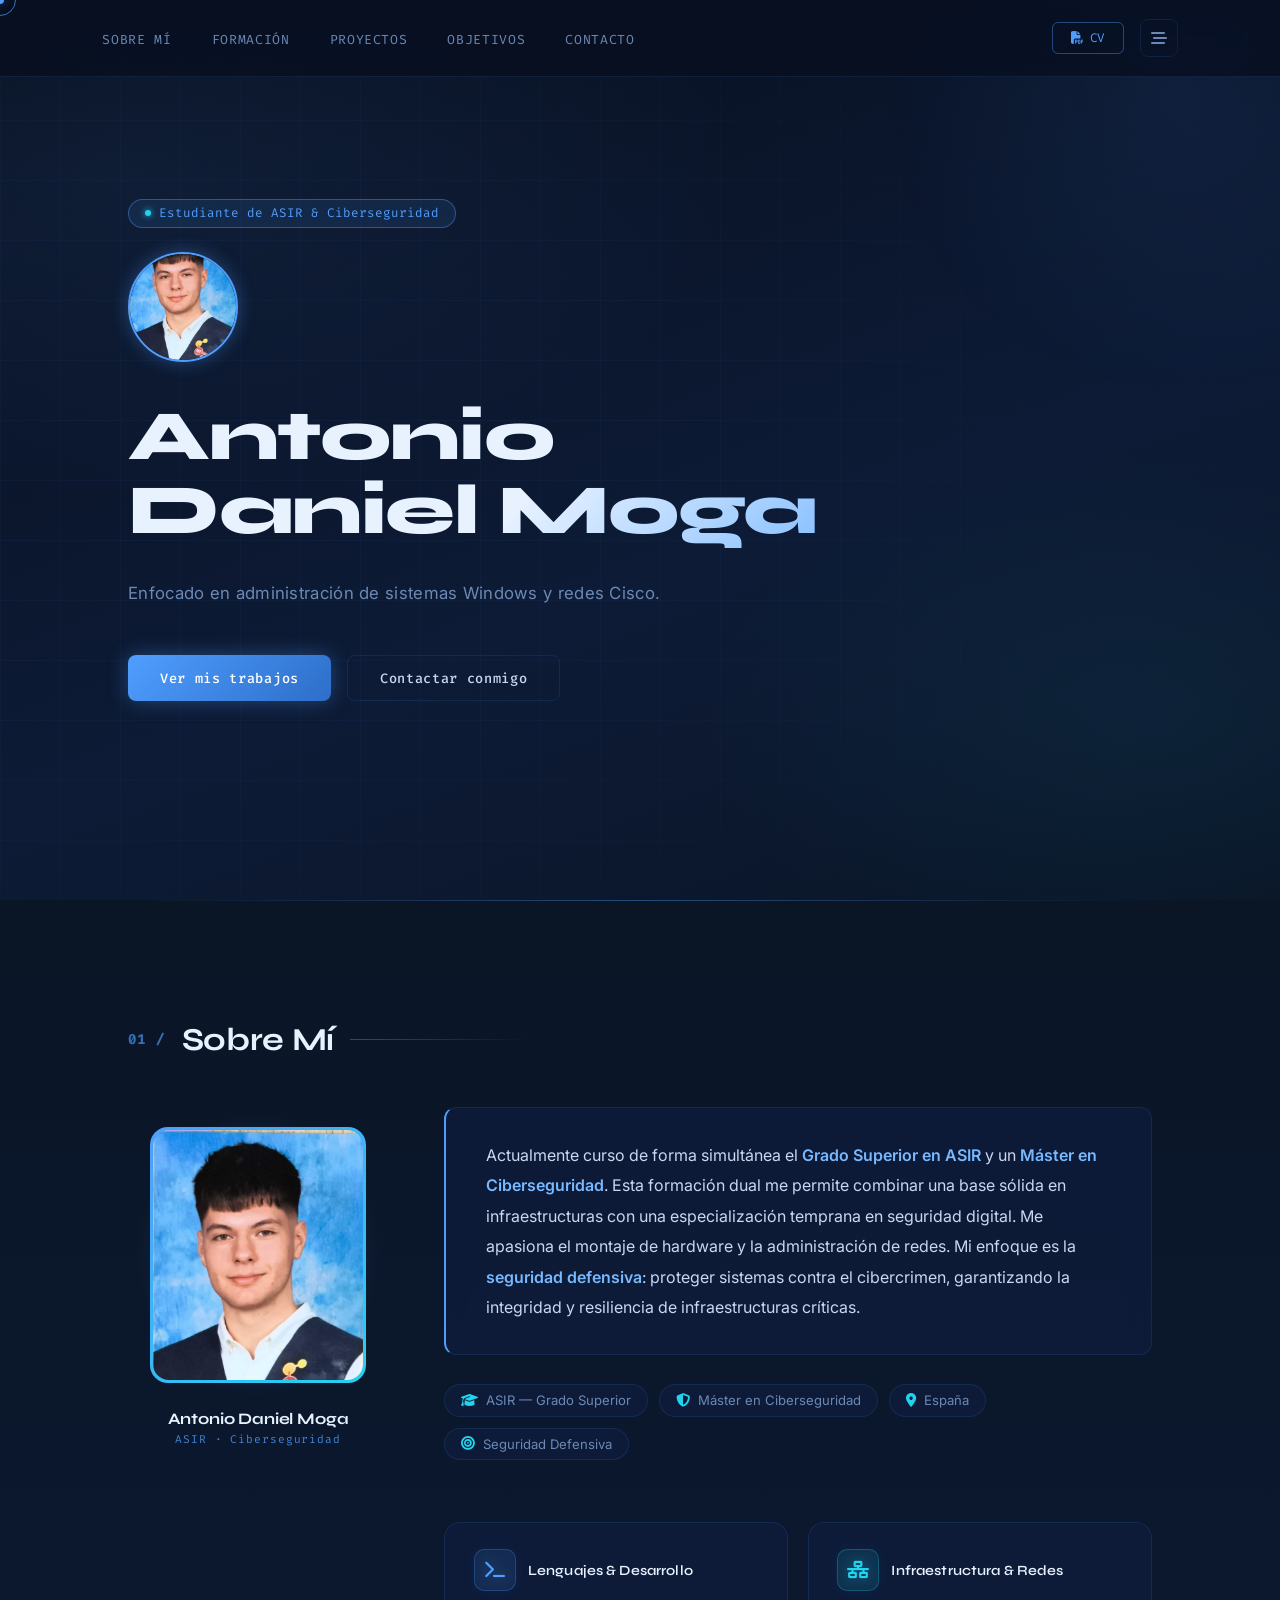
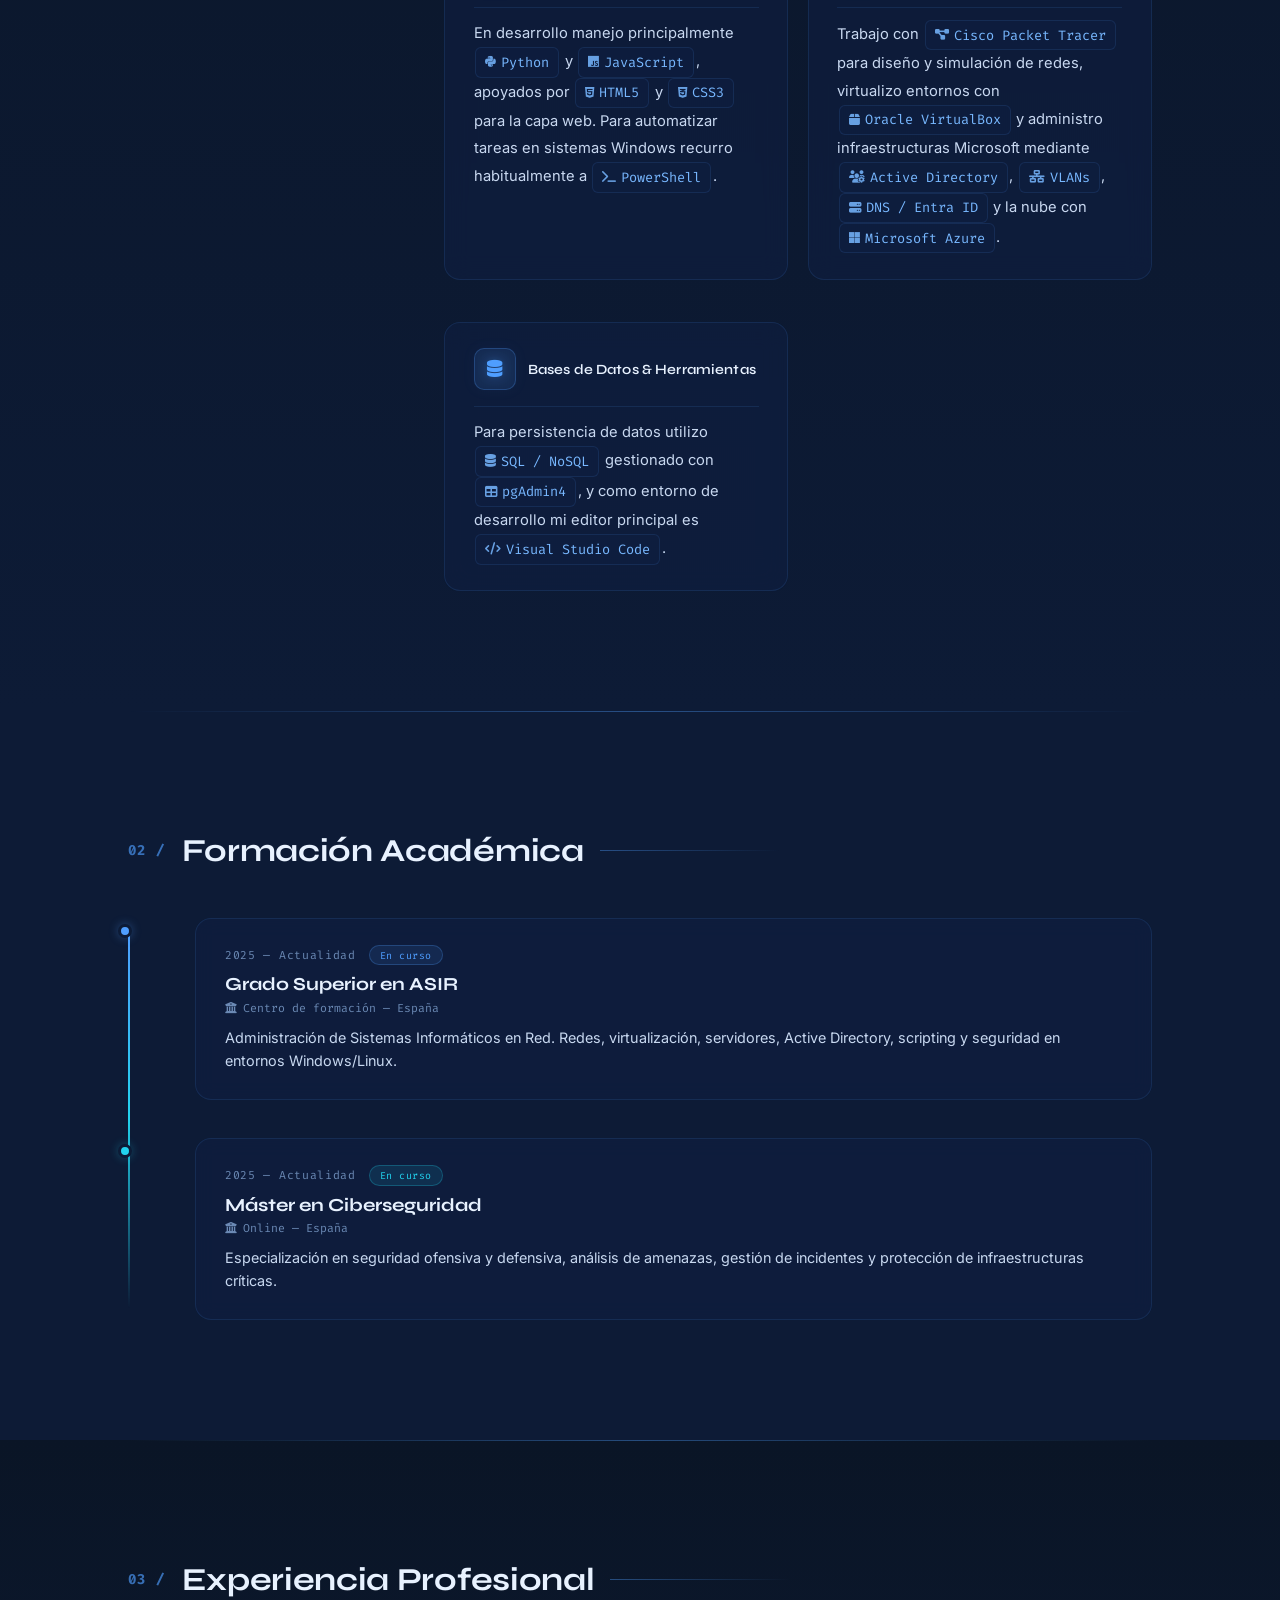
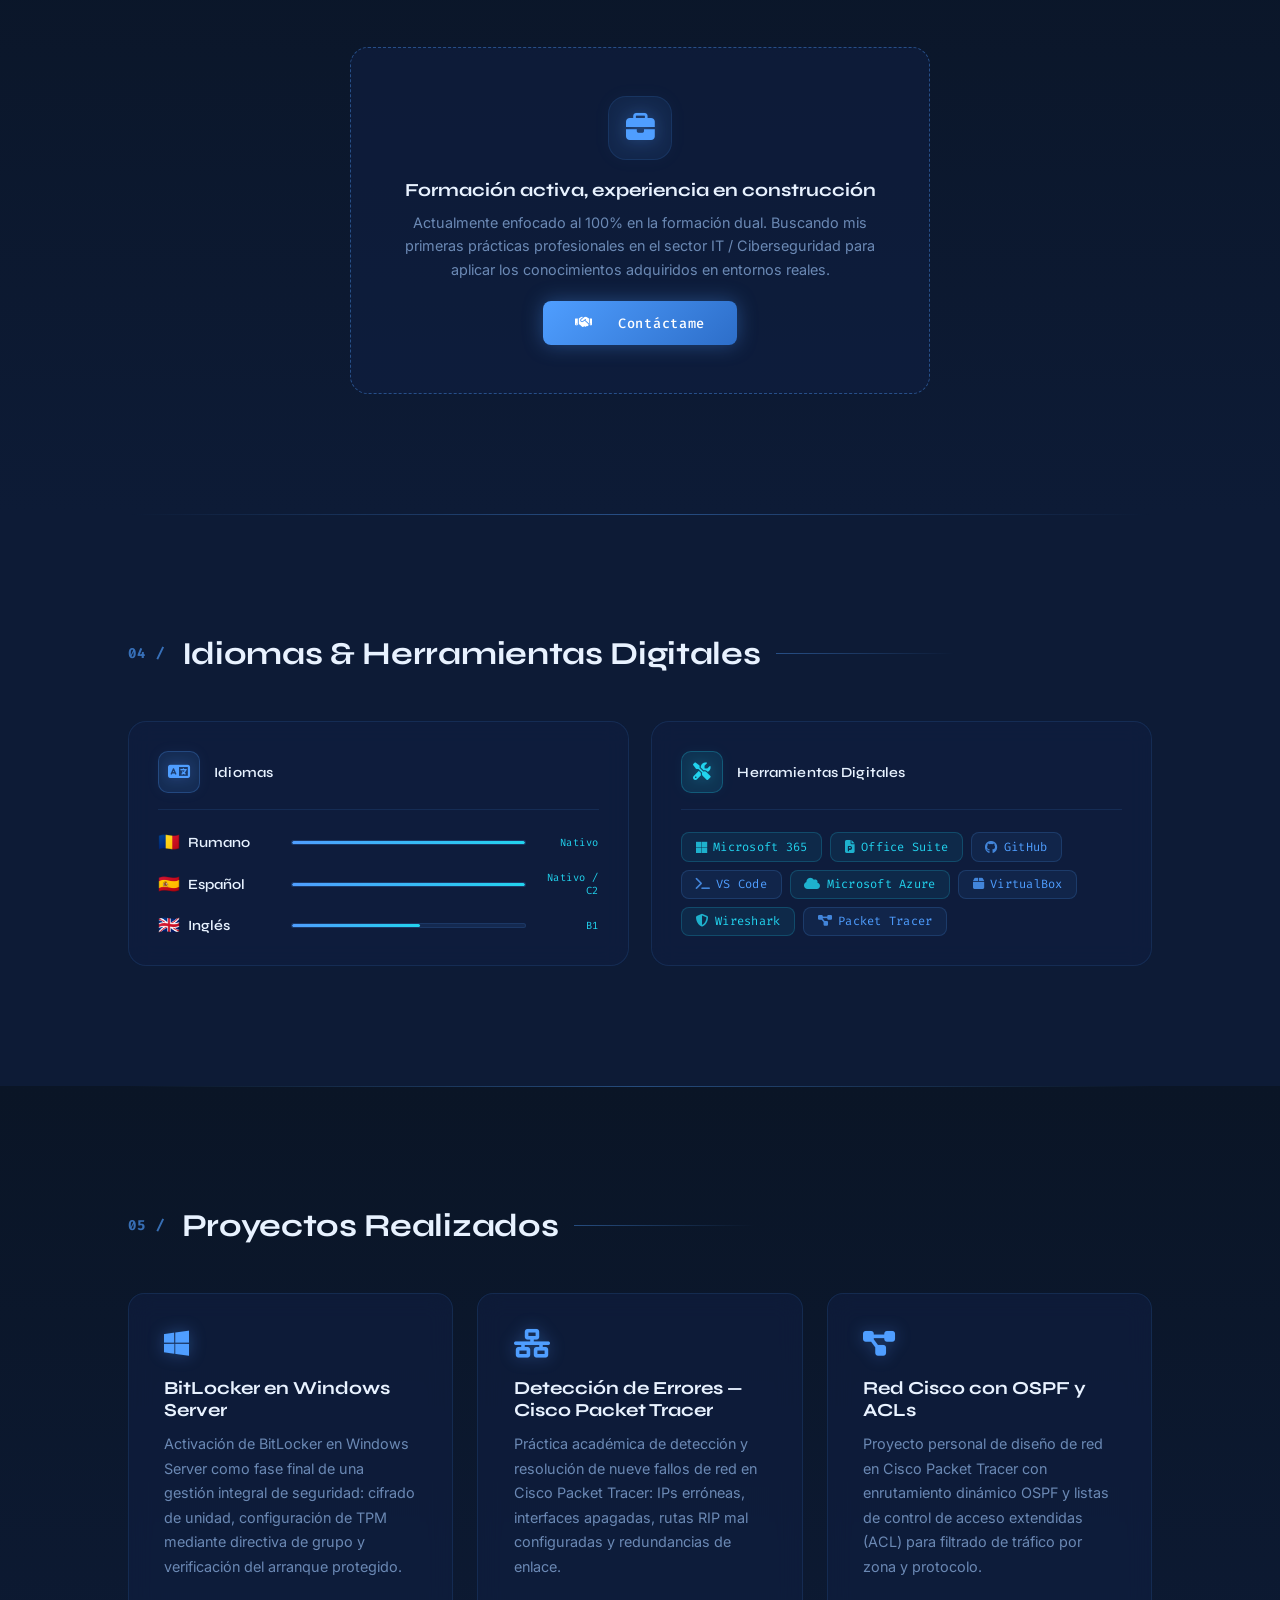
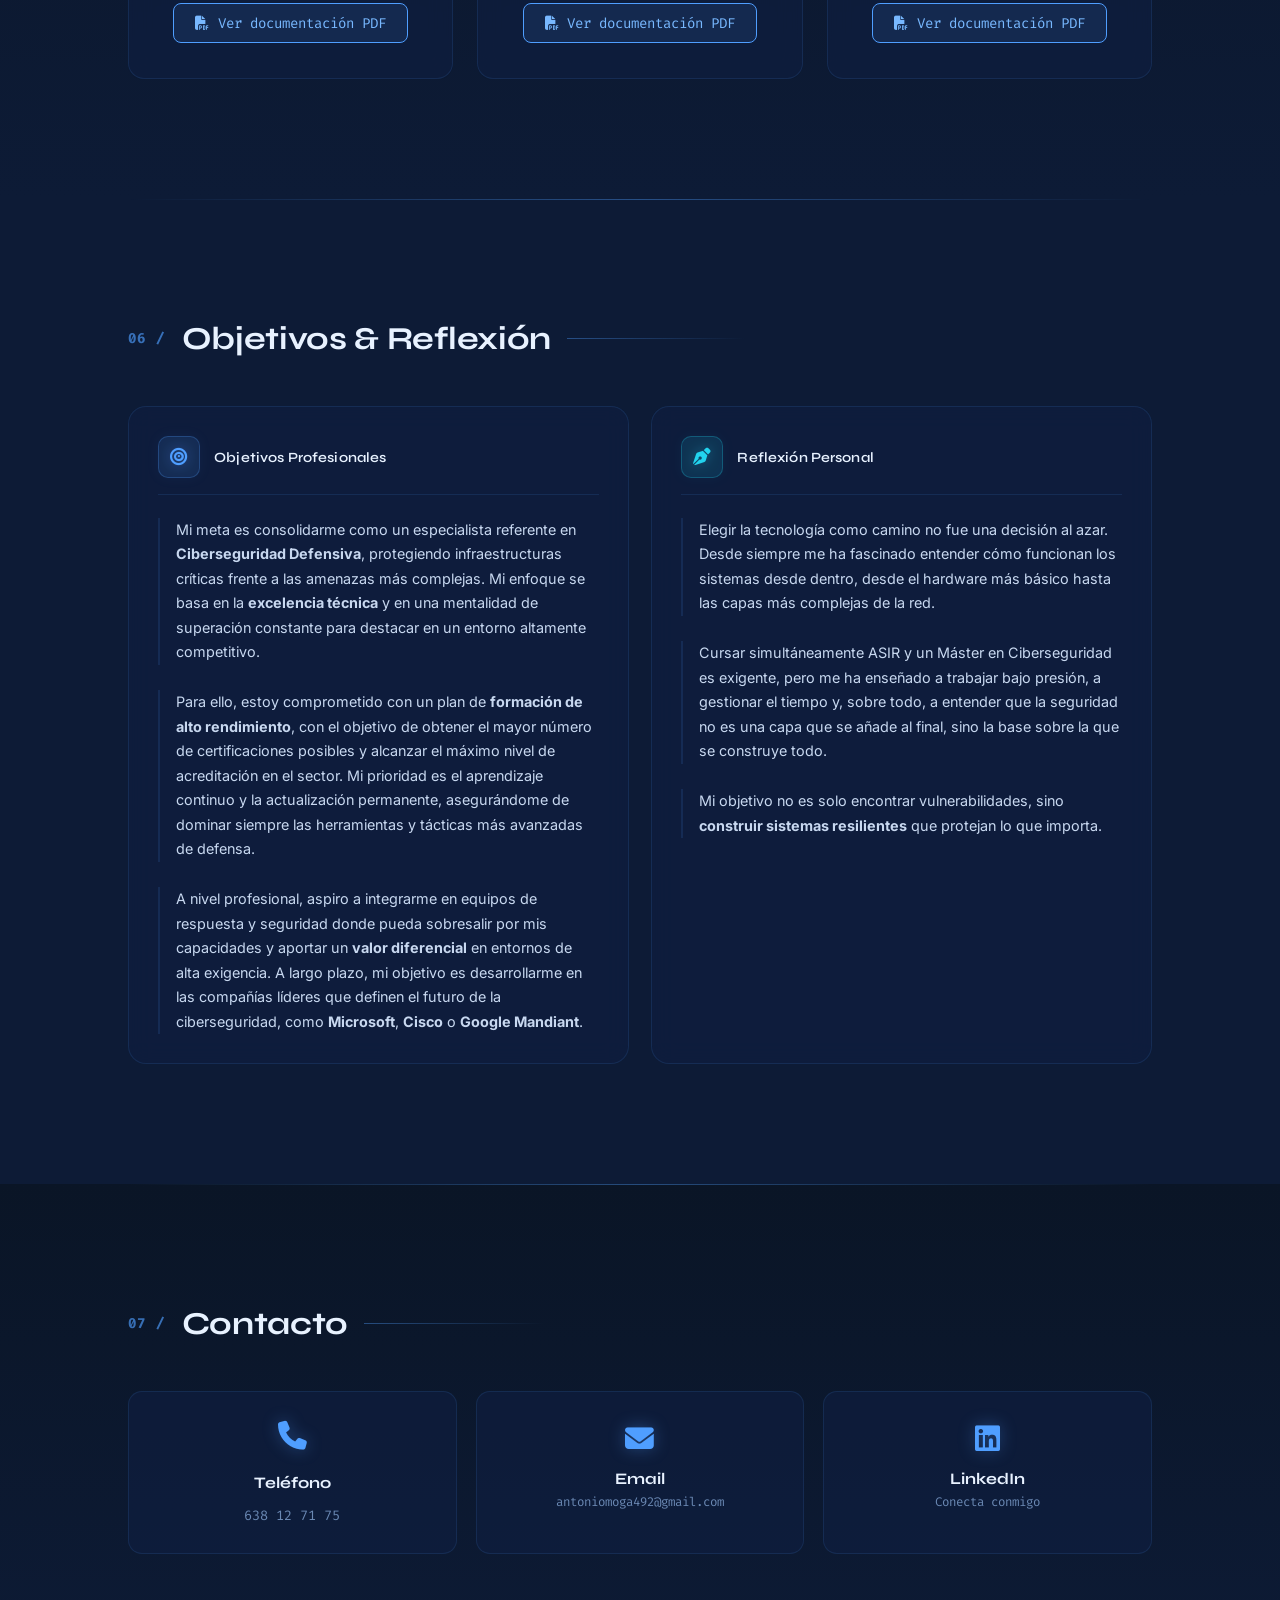
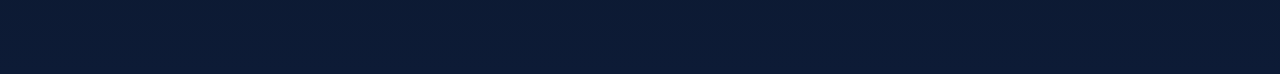
<file: Portfolio Antonio/index.html>
<!DOCTYPE html>
<html lang="es">

<head>
    <meta charset="UTF-8">
    <meta name="viewport" content="width=device-width, initial-scale=1.0">
    <title>Portfolio | Antonio Daniel Moga</title>
    <link rel="stylesheet" href="styles.css">
    <link
        href="https://fonts.googleapis.com/css2?family=Syne:wght@400;600;700;800&family=Fira+Code:wght@400;500;600&family=Inter:wght@300;400;600;700&display=swap"
        rel="stylesheet">
    <link rel="stylesheet" href="https://cdnjs.cloudflare.com/ajax/libs/font-awesome/6.4.0/css/all.min.css">

</head>

<body>

    <div id="custom-cursor"></div>
    <div class="cursor-follower"></div>

    <header>
        <nav class="navbar">
            <ul class="nav-links">
                <li><a href="#sobre-mi">Sobre Mí</a></li>
                <li><a href="#formacion">Formación</a></li>
                <li><a href="#proyectos">Proyectos</a></li>
                <li><a href="#objetivos">Objetivos</a></li>
                <li><a href="#contacto">Contacto</a></li>
            </ul>

            <div class="nav-actions">
                <a href="img/CVA.pdf" class="btn-cv-header" target="_blank">
                    <i class="fa-solid fa-file-pdf"></i> CV
                </a>

                <div class="config-container">
                    <button id="menu-icon" class="menu-trigger">
                        <i class="fa-solid fa-bars-staggered"></i>
                    </button>

                    <div id="dropdown-config" class="dropdown">
                        <div class="dropdown-section-label">Apariencia</div>
                        <div class="dropdown-item">
                            <span><i class="fa-solid fa-moon"></i> Modo Oscuro</span>
                            <label class="switch">
                                <input type="checkbox" id="theme-switch">
                                <span class="slider"></span>
                            </label>
                        </div>
                        <div class="dropdown-divider"></div>
                        <div class="dropdown-section-label">Navegación</div>
                        <div class="dropdown-item" onclick="scrollToSection('sobre-mi')">
                            <span><i class="fa-solid fa-user"></i> Sobre Mí</span>
                        </div>
                        <div class="dropdown-item" onclick="scrollToSection('formacion')">
                            <span><i class="fa-solid fa-graduation-cap"></i> Formación</span>
                        </div>
                        <div class="dropdown-item" onclick="scrollToSection('proyectos')">
                            <span><i class="fa-solid fa-code"></i> Proyectos</span>
                        </div>
                        <div class="dropdown-item" onclick="scrollToSection('objetivos')">
                            <span><i class="fa-solid fa-bullseye"></i> Objetivos</span>
                        </div>
                        <div class="dropdown-item" onclick="scrollToSection('contacto')">
                            <span><i class="fa-solid fa-envelope"></i> Contacto</span>
                        </div>
                        <div class="dropdown-divider"></div>

                    </div>
                </div>
            </div>
        </nav>
    </header>

    <main>

        <!-- ── HERO ── -->
        <section id="inicio" class="hero-section">
            <div class="hero-content">
                <span class="badge">Estudiante de ASIR &amp; Ciberseguridad</span>

                <!-- Foto + nombre en línea -->
                <div class="hero-inner">
                    <img src="img/AntonioFotoCV.png" alt="Antonio Daniel Moga" class="hero-avatar">
                    <div class="hero-text-block">
                        <h1 class="glitch-text">Antonio Daniel Moga</h1>
                    </div>
                </div>

                <p class="hero-description">Enfocado en administración de sistemas Windows y redes Cisco.</p>
                <div class="hero-actions">
                    <a href="#proyectos" class="btn btn-primary btn-glow">Ver mis trabajos</a>
                    <a href="#contacto" class="btn btn-secondary">Contactar conmigo</a>
                </div>
            </div>
        </section>

        <!-- ── SOBRE MÍ ── -->
        <section id="sobre-mi" class="content-block alt-bg">
            <div class="container">
                <h2 class="title"><span class="num">01 /</span> Sobre Mí</h2>

                <div class="about-layout">

                    <!-- Columna foto -->
                    <div class="about-photo-col">
                        <div class="photo-frame">
                            <div class="photo-glow"></div>
                            <div class="photo-border-ring"></div>
                            <img src="img/AntonioFotoCV.png" alt="Antonio Daniel Moga" class="profile-photo">
                            <!-- Badge "disponible para prácticas" eliminado -->
                        </div>
                        <div class="photo-name-card">
                            <span class="photo-name">Antonio Daniel Moga</span>
                            <span class="photo-role">ASIR · Ciberseguridad</span>
                        </div>
                    </div>

                    <!-- Columna contenido -->
                    <div class="about-content-col">

                        <div class="about-box">
                            <p>Actualmente curso de forma simultánea el <strong>Grado Superior en ASIR</strong> y un
                                <strong>Máster en Ciberseguridad</strong>. Esta formación dual me permite combinar una
                                base sólida en infraestructuras con una especialización temprana en seguridad digital.
                                Me
                                apasiona el montaje de hardware y la administración de redes. Mi enfoque es la
                                <strong>seguridad defensiva</strong>: proteger sistemas contra el cibercrimen,
                                garantizando la integridad y resiliencia de infraestructuras críticas.
                            </p>
                        </div>

                        <div class="about-meta">
                            <div class="meta-item">
                                <i class="fa-solid fa-graduation-cap"></i>
                                <span>ASIR — Grado Superior</span>
                            </div>
                            <div class="meta-item">
                                <i class="fa-solid fa-shield-halved"></i>
                                <span>Máster en Ciberseguridad</span>
                            </div>
                            <div class="meta-item">
                                <i class="fa-solid fa-location-dot"></i>
                                <span>España</span>
                            </div>
                            <div class="meta-item">
                                <i class="fa-solid fa-bullseye"></i>
                                <span>Seguridad Defensiva</span>
                            </div>
                        </div>

                        <!-- ── TECNOLOGÍAS — formato orgánico ── -->
                        <div class="skills-blocks">

                            <div class="skill-block skills-organic-block">
                                <div class="skill-block-header">
                                    <div class="skill-block-icon">
                                        <i class="fa-solid fa-terminal"></i>
                                    </div>
                                    <div>
                                        <span class="skill-block-label">Lenguajes &amp; Desarrollo</span>
                                    </div>
                                </div>
                                <p class="skills-organic-prose">
                                    En desarrollo manejo principalmente
                                    <span class="s-tag"><i class="fa-brands fa-python"></i> Python</span> y
                                    <span class="s-tag"><i class="fa-brands fa-js"></i> JavaScript</span>,
                                    apoyados por
                                    <span class="s-tag"><i class="fa-brands fa-html5"></i> HTML5</span> y
                                    <span class="s-tag"><i class="fa-brands fa-css3-alt"></i> CSS3</span>
                                    para la capa web. Para automatizar tareas en sistemas Windows recurro habitualmente
                                    a
                                    <span class="s-tag"><i class="fa-solid fa-terminal"></i> PowerShell</span>.
                                </p>
                            </div>

                            <div class="skill-block skills-organic-block">
                                <div class="skill-block-header">
                                    <div class="skill-block-icon cyan">
                                        <i class="fa-solid fa-network-wired"></i>
                                    </div>
                                    <div>
                                        <span class="skill-block-label">Infraestructura &amp; Redes</span>
                                    </div>
                                </div>
                                <p class="skills-organic-prose">
                                    Trabajo con
                                    <span class="s-tag"><i class="fa-solid fa-diagram-project"></i> Cisco Packet
                                        Tracer</span>
                                    para diseño y simulación de redes, virtualizo entornos con
                                    <span class="s-tag"><i class="fa-solid fa-box"></i> Oracle VirtualBox</span>
                                    y administro infraestructuras Microsoft mediante
                                    <span class="s-tag"><i class="fa-solid fa-users-gear"></i> Active Directory</span>,
                                    <span class="s-tag"><i class="fa-solid fa-network-wired"></i> VLANs</span>,
                                    <span class="s-tag"><i class="fa-solid fa-server"></i> DNS / Entra ID</span>
                                    y la nube con
                                    <span class="s-tag"><i class="fa-brands fa-microsoft"></i> Microsoft Azure</span>.
                                </p>
                            </div>

                            <div class="skill-block skills-organic-block">
                                <div class="skill-block-header">
                                    <div class="skill-block-icon">
                                        <i class="fa-solid fa-database"></i>
                                    </div>
                                    <div>
                                        <span class="skill-block-label">Bases de Datos &amp; Herramientas</span>
                                    </div>
                                </div>
                                <p class="skills-organic-prose">
                                    Para persistencia de datos utilizo
                                    <span class="s-tag"><i class="fa-solid fa-database"></i> SQL / NoSQL</span>
                                    gestionado con
                                    <span class="s-tag"><i class="fa-solid fa-table"></i> pgAdmin4</span>,
                                    y como entorno de desarrollo mi editor principal es
                                    <span class="s-tag"><i class="fa-solid fa-code"></i> Visual Studio Code</span>.
                                </p>
                            </div>

                        </div>

                    </div><!-- /about-content-col -->
                </div><!-- /about-layout -->
            </div>
        </section>

        <!-- ── FORMACIÓN ACADÉMICA ── -->
        <section id="formacion" class="content-block">
            <div class="container">
                <h2 class="title"><span class="num">02 /</span> Formación Académica</h2>

                <div class="timeline">

                    <div class="timeline-item">
                        <div class="timeline-dot"></div>
                        <div class="timeline-content">
                            <div class="timeline-header">
                                <span class="timeline-date">2025 — Actualidad</span>
                                <span class="timeline-badge">En curso</span>
                            </div>
                            <h3>Grado Superior en ASIR</h3>
                            <p class="timeline-place"><i class="fa-solid fa-building-columns"></i> Centro de formación —
                                España</p>
                            <p>Administración de Sistemas Informáticos en Red. Redes, virtualización, servidores, Active
                                Directory, scripting y seguridad en entornos Windows/Linux.</p>
                        </div>
                    </div>

                    <div class="timeline-item">
                        <div class="timeline-dot cyan"></div>
                        <div class="timeline-content">
                            <div class="timeline-header">
                                <span class="timeline-date">2025 — Actualidad</span>
                                <span class="timeline-badge cyan">En curso</span>
                            </div>
                            <h3>Máster en Ciberseguridad</h3>
                            <p class="timeline-place"><i class="fa-solid fa-building-columns"></i> Online — España
                            </p>
                            <p>Especialización en seguridad ofensiva y defensiva, análisis de amenazas, gestión de
                                incidentes y protección de infraestructuras críticas.</p>
                        </div>
                    </div>

                </div>
            </div>
        </section>

        <!-- ── EXPERIENCIA PROFESIONAL ── -->
        <section id="experiencia" class="content-block alt-bg">
            <div class="container">
                <h2 class="title"><span class="num">03 /</span> Experiencia Profesional</h2>

                <div class="exp-empty-state">
                    <div class="exp-empty-icon">
                        <i class="fa-solid fa-briefcase"></i>
                    </div>
                    <h3>Formación activa, experiencia en construcción</h3>
                    <p>Actualmente enfocado al 100% en la formación dual. Buscando mis primeras prácticas profesionales
                        en el sector IT / Ciberseguridad para aplicar los conocimientos adquiridos en entornos reales.
                    </p>
                    <a href="#contacto" class="btn btn-primary btn-glow"
                        style="margin-top:1.2rem; display:inline-flex;">
                        <i class="fa-solid fa-handshake"></i> &nbsp; Contáctame
                    </a>
                </div>

            </div>
        </section>

        <!-- ── IDIOMAS & HERRAMIENTAS DIGITALES ── -->
        <section id="idiomas" class="content-block">
            <div class="container">
                <h2 class="title"><span class="num">04 /</span> Idiomas &amp; Herramientas Digitales</h2>

                <div class="two-col-grid">

                    <div class="info-card">
                        <div class="info-card-header">
                            <div class="skill-block-icon">
                                <i class="fa-solid fa-language"></i>
                            </div>
                            <span class="skill-block-label">Idiomas</span>
                        </div>
                        <div class="lang-list">
                            <div class="lang-item">
                                <div class="lang-name">
                                    <span class="lang-flag">🇷🇴</span>
                                    <span>Rumano</span>
                                </div>
                                <div class="lang-level-bar">
                                    <div class="lang-fill" style="width:100%"></div>
                                </div>
                                <span class="lang-label">Nativo</span>
                            </div>
                            <div class="lang-item">
                                <div class="lang-name">
                                    <span class="lang-flag">🇪🇸</span>
                                    <span>Español</span>
                                </div>
                                <div class="lang-level-bar">
                                    <div class="lang-fill" style="width:100%"></div>
                                </div>
                                <span class="lang-label">Nativo / C2</span>
                            </div>
                            <div class="lang-item">
                                <div class="lang-name">
                                    <span class="lang-flag">🇬🇧</span>
                                    <span>Inglés</span>
                                </div>
                                <div class="lang-level-bar">
                                    <div class="lang-fill" style="width:55%"></div>
                                </div>
                                <span class="lang-label">B1</span>
                            </div>
                        </div>
                    </div>

                    <div class="info-card">
                        <div class="info-card-header">
                            <div class="skill-block-icon cyan">
                                <i class="fa-solid fa-screwdriver-wrench"></i>
                            </div>
                            <span class="skill-block-label">Herramientas Digitales</span>
                        </div>
                        <div class="skills-grid" style="margin-top:0.8rem;">
                            <span class="skill-tag life"><i class="fa-brands fa-microsoft"></i> Microsoft 365</span>
                            <span class="skill-tag life"><i class="fa-solid fa-file-powerpoint"></i> Office Suite</span>
                            <span class="skill-tag"><i class="fa-brands fa-github"></i> GitHub</span>
                            <span class="skill-tag"><i class="fa-solid fa-terminal"></i> VS Code</span>
                            <span class="skill-tag life"><i class="fa-solid fa-cloud"></i> Microsoft Azure</span>
                            <span class="skill-tag"><i class="fa-solid fa-box"></i> VirtualBox</span>
                            <span class="skill-tag life"><i class="fa-solid fa-shield-halved"></i> Wireshark</span>
                            <span class="skill-tag"><i class="fa-solid fa-diagram-project"></i> Packet Tracer</span>
                        </div>
                    </div>

                </div>
            </div>
        </section>

        <!-- ── PROYECTOS ── -->
        <section id="proyectos" class="content-block alt-bg">
            <div class="container">
                <h2 class="title"><span class="num">05 /</span> Proyectos Realizados</h2>
                <div class="grid">

                    <!-- Proyecto 1 -->
                    <div class="card">
                        <i class="fa-brands fa-windows card-icon"></i>
                        <h3>BitLocker en Windows Server</h3>
                        <p>Activación de BitLocker en Windows Server como fase final de una gestión integral de
                            seguridad: cifrado de unidad, configuración de TPM mediante directiva de grupo y
                            verificación del arranque protegido.</p>
                        <div class="card-pdf-only">
                            <a href="img/BitLocker.pdf" target="_blank" class="pdf-btn-lg">
                                <i class="fa-solid fa-file-pdf"></i> Ver documentación PDF
                            </a>
                        </div>
                    </div>

                    <!-- Proyecto 2 -->
                    <div class="card">
                        <i class="fa-solid fa-network-wired card-icon icon-alt"></i>
                        <h3>Detección de Errores — Cisco Packet Tracer</h3>
                        <p>Práctica académica de detección y resolución de nueve fallos de red en Cisco Packet Tracer:
                            IPs erróneas, interfaces apagadas, rutas RIP mal configuradas y redundancias de enlace.</p>
                        <div class="card-pdf-only">
                            <a href="img/DeteccionDeErrores.pdf" target="_blank" class="pdf-btn-lg">
                                <i class="fa-solid fa-file-pdf"></i> Ver documentación PDF
                            </a>
                        </div>
                    </div>

                    <!-- Proyecto 3 -->
                    <div class="card">
                        <i class="fa-solid fa-diagram-project card-icon"></i>
                        <h3>Red Cisco con OSPF y ACLs</h3>
                        <p>Proyecto personal de diseño de red en Cisco Packet Tracer con enrutamiento dinámico OSPF y
                            listas de control de acceso extendidas (ACL) para filtrado de tráfico por zona y
                            protocolo.</p>
                        <div class="card-pdf-only">
                            <a href="img/OPSF_ACL.pdf" target="_blank" class="pdf-btn-lg">
                                <i class="fa-solid fa-file-pdf"></i> Ver documentación PDF
                            </a>
                        </div>
                    </div>

                </div>
            </div>
        </section>

        <!-- ── OBJETIVOS & REFLEXIÓN ── -->
        <section id="objetivos" class="content-block">
            <div class="container">
                <h2 class="title"><span class="num">06 /</span> Objetivos &amp; Reflexión</h2>

                <div class="two-col-grid">

                    <div class="info-card goal-card">
                        <div class="info-card-header">
                            <div class="skill-block-icon">
                                <i class="fa-solid fa-bullseye"></i>
                            </div>
                            <span class="skill-block-label">Objetivos Profesionales</span>
                        </div>
                        <div class="reflection-text">
                            <p>Mi meta es consolidarme como un especialista referente en <strong>Ciberseguridad
                                    Defensiva</strong>, protegiendo infraestructuras críticas frente a las amenazas más
                                complejas. Mi enfoque se basa en la <strong>excelencia técnica</strong> y en una
                                mentalidad de superación constante para destacar en un entorno altamente competitivo.
                            </p>
                            <p>Para ello, estoy comprometido con un plan de <strong>formación de alto
                                    rendimiento</strong>, con el objetivo de obtener el mayor número de certificaciones
                                posibles y alcanzar el máximo nivel de acreditación en el sector. Mi prioridad es el
                                aprendizaje continuo y la actualización permanente, asegurándome de dominar siempre las
                                herramientas y tácticas más avanzadas de defensa.</p>
                            <p>A nivel profesional, aspiro a integrarme en equipos de respuesta y seguridad donde pueda
                                sobresalir por mis capacidades y aportar un <strong>valor diferencial</strong> en
                                entornos de alta exigencia. A largo plazo, mi objetivo es desarrollarme en las compañías
                                líderes que definen el futuro de la ciberseguridad, como <strong>Microsoft</strong>,
                                <strong>Cisco</strong> o <strong>Google Mandiant</strong>.</p>
                        </div>
                    </div>

                    <div class="info-card reflection-card">
                        <div class="info-card-header">
                            <div class="skill-block-icon cyan">
                                <i class="fa-solid fa-pen-nib"></i>
                            </div>
                            <span class="skill-block-label">Reflexión Personal</span>
                        </div>
                        <div class="reflection-text">
                            <p>Elegir la tecnología como camino no fue una decisión al azar. Desde siempre me ha
                                fascinado entender cómo funcionan los sistemas desde dentro, desde el hardware más
                                básico hasta las capas más complejas de la red.</p>
                            <p>Cursar simultáneamente ASIR y un Máster en Ciberseguridad es exigente, pero me ha
                                enseñado a trabajar bajo presión, a gestionar el tiempo y, sobre todo, a entender que la
                                seguridad no es una capa que se añade al final, sino la base sobre la que se construye
                                todo.</p>
                            <p>Mi objetivo no es solo encontrar vulnerabilidades, sino <strong>construir sistemas
                                    resilientes</strong> que protejan lo que importa.</p>
                        </div>
                    </div>

                </div>
            </div>
        </section>

        <!-- ── CONTACTO ── -->
        <section id="contacto" class="content-block alt-bg">
            <div class="container">
                <h2 class="title"><span class="num">07 /</span> Contacto</h2>
                <div class="contact-grid">

                    <a href="tel:638127175" class="contact-card contact-card-phone">
                        <i class="fa-solid fa-phone"></i>
                        <h3>Teléfono</h3>
                        <p>638 12 71 75</p>
                    </a>

                    <a href="mailto:antoniomoga492@gmail.com" class="contact-card">
                        <i class="fa-solid fa-envelope"></i>
                        <h3>Email</h3>
                        <p>antoniomoga492@gmail.com</p>
                    </a>

                    <a href="https://www.linkedin.com/in/antonio-daniel-moga-095aab323/" target="_blank"
                        class="contact-card">
                        <i class="fa-brands fa-linkedin"></i>
                        <h3>LinkedIn</h3>
                        <p>Conecta conmigo</p>
                    </a>



                </div>
            </div>
        </section>

    </main>

    <script src="main.js"></script>
</body>

</html>
</file>
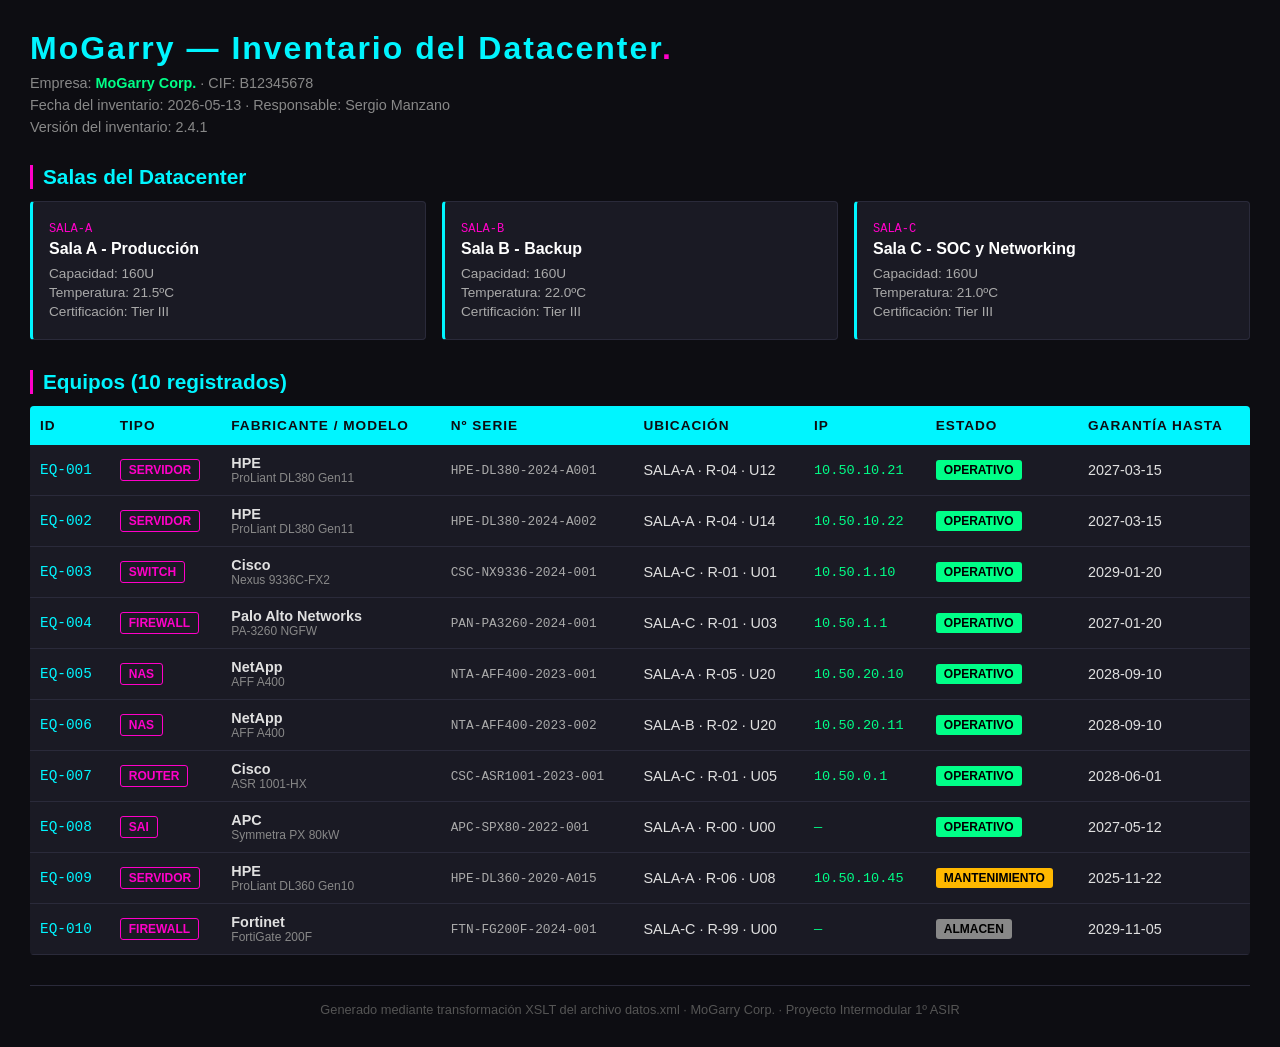
<file: Lenguaje de marcas/xml/preview-inventario.html>
<html lang="es">

<head>
    <meta http-equiv="Content-Type" content="text/html; charset=UTF-8">
    <meta charset="UTF-8">
    <title>MoGarry · Inventario del Datacenter</title>
    <style>
        * {
            margin: 0;
            padding: 0;
            box-sizing: border-box;
            font-family: 'Segoe UI', sans-serif;
        }

        body {
            background: #0d0d12;
            color: #e0e0e0;
            padding: 30px;
        }

        h1 {
            color: #00f5ff;
            font-size: 2rem;
            margin-bottom: 8px;
            letter-spacing: 2px;
        }

        h1::after {
            content: '.';
            color: #ff00c8;
        }

        h2 {
            color: #00f5ff;
            margin: 30px 0 12px;
            font-size: 1.3rem;
            border-left: 3px solid #ff00c8;
            padding-left: 10px;
        }

        .meta {
            color: #888;
            font-size: 0.9rem;
            margin-bottom: 6px;
        }

        .meta strong {
            color: #00ff88;
        }

        .grid-salas {
            display: grid;
            grid-template-columns: repeat(3, 1fr);
            gap: 16px;
            margin-bottom: 20px;
        }

        .sala-card {
            background: #1a1a24;
            border: 1px solid #2a2a3a;
            border-left: 3px solid #00f5ff;
            padding: 16px;
            border-radius: 4px;
        }

        .sala-card h3 {
            color: #fff;
            font-size: 1rem;
            margin-bottom: 8px;
        }

        .sala-card p {
            font-size: 0.85rem;
            color: #aaa;
            margin: 4px 0;
        }

        .sala-card .id {
            color: #ff00c8;
            font-family: 'Courier New', monospace;
            font-size: 0.75rem;
        }

        table {
            width: 100%;
            border-collapse: collapse;
            background: #1a1a24;
            border-radius: 4px;
            overflow: hidden;
        }

        th {
            background: #00f5ff;
            color: #0d0d12;
            padding: 12px 10px;
            text-align: left;
            font-size: 0.85rem;
            text-transform: uppercase;
            letter-spacing: 1px;
        }

        td {
            padding: 10px;
            border-bottom: 1px solid #2a2a3a;
            font-size: 0.9rem;
        }

        tr:hover td {
            background: #22222e;
        }

        .badge {
            display: inline-block;
            padding: 3px 8px;
            border-radius: 3px;
            font-size: 0.75rem;
            font-weight: bold;
            text-transform: uppercase;
        }

        .badge-operativo {
            background: #00ff88;
            color: #000;
        }

        .badge-mantenimiento {
            background: #ffb800;
            color: #000;
        }

        .badge-almacen {
            background: #888;
            color: #000;
        }

        .badge-baja {
            background: #ff3344;
            color: #fff;
        }

        .badge-tipo {
            background: transparent;
            border: 1px solid #ff00c8;
            color: #ff00c8;
        }

        .id-equipo {
            font-family: 'Courier New', monospace;
            color: #00f5ff;
        }

        .ip {
            font-family: 'Courier New', monospace;
            color: #00ff88;
            font-size: 0.85rem;
        }

        footer {
            margin-top: 30px;
            color: #555;
            font-size: 0.8rem;
            text-align: center;
            border-top: 1px solid #2a2a3a;
            padding-top: 16px;
        }
    </style>
</head>

<body>
    <h1>MoGarry — Inventario del Datacenter</h1>
    <p class="meta">Empresa: <strong>MoGarry Corp.</strong> · CIF: B12345678</p>
    <p class="meta">Fecha del inventario: 2026-05-13 · Responsable: Sergio Manzano</p>
    <p class="meta">Versión del inventario: 2.4.1</p>
    <h2>Salas del Datacenter</h2>
    <div class="grid-salas">
        <div class="sala-card">
            <p class="id">SALA-A</p>
            <h3>Sala A - Producción</h3>
            <p>Capacidad: 160U</p>
            <p>Temperatura: 21.5ºC</p>
            <p>Certificación: Tier III</p>
        </div>
        <div class="sala-card">
            <p class="id">SALA-B</p>
            <h3>Sala B - Backup</h3>
            <p>Capacidad: 160U</p>
            <p>Temperatura: 22.0ºC</p>
            <p>Certificación: Tier III</p>
        </div>
        <div class="sala-card">
            <p class="id">SALA-C</p>
            <h3>Sala C - SOC y Networking</h3>
            <p>Capacidad: 160U</p>
            <p>Temperatura: 21.0ºC</p>
            <p>Certificación: Tier III</p>
        </div>
    </div>
    <h2>Equipos (10 registrados)</h2>
    <table>
        <thead>
            <tr>
                <th>ID</th>
                <th>Tipo</th>
                <th>Fabricante / Modelo</th>
                <th>Nº Serie</th>
                <th>Ubicación</th>
                <th>IP</th>
                <th>Estado</th>
                <th>Garantía hasta</th>
            </tr>
        </thead>
        <tbody>
            <tr>
                <td class="id-equipo">EQ-001</td>
                <td><span class="badge badge-tipo">servidor</span></td>
                <td>
                    <strong>HPE</strong><br><small style="color:#888">ProLiant DL380 Gen11</small>
                </td>
                <td style="font-family:monospace;font-size:0.8rem;color:#aaa">HPE-DL380-2024-A001</td>
                <td>SALA-A ·
                    R-04 ·
                    U12</td>
                <td class="ip">10.50.10.21</td>
                <td><span class="badge badge-operativo">operativo</span></td>
                <td>2027-03-15</td>
            </tr>
            <tr>
                <td class="id-equipo">EQ-002</td>
                <td><span class="badge badge-tipo">servidor</span></td>
                <td>
                    <strong>HPE</strong><br><small style="color:#888">ProLiant DL380 Gen11</small>
                </td>
                <td style="font-family:monospace;font-size:0.8rem;color:#aaa">HPE-DL380-2024-A002</td>
                <td>SALA-A ·
                    R-04 ·
                    U14</td>
                <td class="ip">10.50.10.22</td>
                <td><span class="badge badge-operativo">operativo</span></td>
                <td>2027-03-15</td>
            </tr>
            <tr>
                <td class="id-equipo">EQ-003</td>
                <td><span class="badge badge-tipo">switch</span></td>
                <td>
                    <strong>Cisco</strong><br><small style="color:#888">Nexus 9336C-FX2</small>
                </td>
                <td style="font-family:monospace;font-size:0.8rem;color:#aaa">CSC-NX9336-2024-001</td>
                <td>SALA-C ·
                    R-01 ·
                    U01</td>
                <td class="ip">10.50.1.10</td>
                <td><span class="badge badge-operativo">operativo</span></td>
                <td>2029-01-20</td>
            </tr>
            <tr>
                <td class="id-equipo">EQ-004</td>
                <td><span class="badge badge-tipo">firewall</span></td>
                <td>
                    <strong>Palo Alto Networks</strong><br><small style="color:#888">PA-3260 NGFW</small>
                </td>
                <td style="font-family:monospace;font-size:0.8rem;color:#aaa">PAN-PA3260-2024-001</td>
                <td>SALA-C ·
                    R-01 ·
                    U03</td>
                <td class="ip">10.50.1.1</td>
                <td><span class="badge badge-operativo">operativo</span></td>
                <td>2027-01-20</td>
            </tr>
            <tr>
                <td class="id-equipo">EQ-005</td>
                <td><span class="badge badge-tipo">nas</span></td>
                <td>
                    <strong>NetApp</strong><br><small style="color:#888">AFF A400</small>
                </td>
                <td style="font-family:monospace;font-size:0.8rem;color:#aaa">NTA-AFF400-2023-001</td>
                <td>SALA-A ·
                    R-05 ·
                    U20</td>
                <td class="ip">10.50.20.10</td>
                <td><span class="badge badge-operativo">operativo</span></td>
                <td>2028-09-10</td>
            </tr>
            <tr>
                <td class="id-equipo">EQ-006</td>
                <td><span class="badge badge-tipo">nas</span></td>
                <td>
                    <strong>NetApp</strong><br><small style="color:#888">AFF A400</small>
                </td>
                <td style="font-family:monospace;font-size:0.8rem;color:#aaa">NTA-AFF400-2023-002</td>
                <td>SALA-B ·
                    R-02 ·
                    U20</td>
                <td class="ip">10.50.20.11</td>
                <td><span class="badge badge-operativo">operativo</span></td>
                <td>2028-09-10</td>
            </tr>
            <tr>
                <td class="id-equipo">EQ-007</td>
                <td><span class="badge badge-tipo">router</span></td>
                <td>
                    <strong>Cisco</strong><br><small style="color:#888">ASR 1001-HX</small>
                </td>
                <td style="font-family:monospace;font-size:0.8rem;color:#aaa">CSC-ASR1001-2023-001</td>
                <td>SALA-C ·
                    R-01 ·
                    U05</td>
                <td class="ip">10.50.0.1</td>
                <td><span class="badge badge-operativo">operativo</span></td>
                <td>2028-06-01</td>
            </tr>
            <tr>
                <td class="id-equipo">EQ-008</td>
                <td><span class="badge badge-tipo">sai</span></td>
                <td>
                    <strong>APC</strong><br><small style="color:#888">Symmetra PX 80kW</small>
                </td>
                <td style="font-family:monospace;font-size:0.8rem;color:#aaa">APC-SPX80-2022-001</td>
                <td>SALA-A ·
                    R-00 ·
                    U00</td>
                <td class="ip">—</td>
                <td><span class="badge badge-operativo">operativo</span></td>
                <td>2027-05-12</td>
            </tr>
            <tr>
                <td class="id-equipo">EQ-009</td>
                <td><span class="badge badge-tipo">servidor</span></td>
                <td>
                    <strong>HPE</strong><br><small style="color:#888">ProLiant DL360 Gen10</small>
                </td>
                <td style="font-family:monospace;font-size:0.8rem;color:#aaa">HPE-DL360-2020-A015</td>
                <td>SALA-A ·
                    R-06 ·
                    U08</td>
                <td class="ip">10.50.10.45</td>
                <td><span class="badge badge-mantenimiento">mantenimiento</span></td>
                <td>2025-11-22</td>
            </tr>
            <tr>
                <td class="id-equipo">EQ-010</td>
                <td><span class="badge badge-tipo">firewall</span></td>
                <td>
                    <strong>Fortinet</strong><br><small style="color:#888">FortiGate 200F</small>
                </td>
                <td style="font-family:monospace;font-size:0.8rem;color:#aaa">FTN-FG200F-2024-001</td>
                <td>SALA-C ·
                    R-99 ·
                    U00</td>
                <td class="ip">—</td>
                <td><span class="badge badge-almacen">almacen</span></td>
                <td>2029-11-05</td>
            </tr>
        </tbody>
    </table>
    <footer>
        Generado mediante transformación XSLT del archivo <code>datos.xml</code> ·
        MoGarry Corp. · Proyecto Intermodular 1º ASIR
    </footer>
</body>

</html>
</file>
<file: Portfolio Antonio/styles.css>
/* =============================================
   ANTONIO DANIEL MOGA — PORTFOLIO
   Blue Ocean Theme — Professional Edition
   ============================================= */

/* ─── VARIABLES ─── */
:root {
    --bg-deep: #080f1e;
    --bg-main: #0d1b36;
    --bg-alt: #0a1526;
    --bg-card: rgba(15, 30, 65, 0.6);
    --bg-card-s: rgba(12, 24, 52, 0.95);

    --text: #c8d8f0;
    --text-dim: #6b89b4;
    --text-head: #e8f2ff;

    --blue: #4f9eff;
    --blue-bright: #78b8ff;
    --blue-glow: rgba(79, 158, 255, 0.35);
    --cyan: #22d3ee;
    --cyan-glow: rgba(34, 211, 238, 0.3);

    --border: rgba(79, 158, 255, 0.12);
    --border-h: rgba(79, 158, 255, 0.4);

    --transition: all 0.35s cubic-bezier(0.4, 0, 0.2, 1);
    --font-display: 'Syne', 'Inter', sans-serif;
    --font-mono: 'Fira Code', monospace;
}

body.light-mode {
    --bg-deep: #ccdeff;
    --bg-main: #dceeff;
    --bg-alt: #d0e5ff;
    --bg-card: rgba(255, 255, 255, 0.72);
    --bg-card-s: rgba(240, 248, 255, 0.97);

    --text: #1e3a5f;
    --text-dim: #4a6a90;
    --text-head: #0d1e35;

    --blue: #2563eb;
    --blue-bright: #3b82f6;
    --blue-glow: rgba(37, 99, 235, 0.2);
    --cyan: #0891b2;
    --cyan-glow: rgba(8, 145, 178, 0.2);

    --border: rgba(37, 99, 235, 0.15);
    --border-h: rgba(37, 99, 235, 0.45);
}

/* ─── RESET ─── */
*,
*::before,
*::after {
    margin: 0;
    padding: 0;
    box-sizing: border-box;
    cursor: none;
}

html {
    scroll-behavior: smooth;
}

body {
    font-family: 'Inter', sans-serif;
    background-color: var(--bg-main);
    color: var(--text);
    transition: background-color 0.5s ease, color 0.5s ease;
    overflow-x: hidden;
}

/* ─── GRADIENT MESH BACKGROUND ─── */
body::before {
    content: '';
    position: fixed;
    inset: 0;
    z-index: -2;
    background:
        radial-gradient(ellipse 80% 60% at 10% 20%, rgba(79, 158, 255, 0.08) 0%, transparent 60%),
        radial-gradient(ellipse 60% 50% at 90% 80%, rgba(34, 211, 238, 0.06) 0%, transparent 60%),
        linear-gradient(160deg, var(--bg-deep) 0%, var(--bg-main) 60%, var(--bg-alt) 100%);
    pointer-events: none;
}

body::after {
    content: '';
    position: fixed;
    top: -200px;
    right: -200px;
    width: 600px;
    height: 600px;
    border-radius: 50%;
    background: radial-gradient(circle, rgba(79, 158, 255, 0.07) 0%, transparent 70%);
    z-index: -1;
    animation: orbFloat 12s ease-in-out infinite;
    pointer-events: none;
}

@keyframes orbFloat {

    0%,
    100% {
        transform: translate(0, 0) scale(1);
    }

    33% {
        transform: translate(-40px, 60px) scale(1.1);
    }

    66% {
        transform: translate(60px, -30px) scale(0.95);
    }
}

/* ─── CUSTOM CURSOR ─── */
#custom-cursor {
    position: fixed;
    width: 8px;
    height: 8px;
    background: var(--blue);
    border-radius: 50%;
    pointer-events: none;
    z-index: 9999;
    transform: translate(-50%, -50%);
    transition: background 0.2s, transform 0.15s, box-shadow 0.2s;
    box-shadow: 0 0 10px var(--blue-glow);
}

.cursor-follower {
    position: fixed;
    width: 32px;
    height: 32px;
    border: 1.5px solid var(--blue);
    border-radius: 50%;
    pointer-events: none;
    z-index: 9998;
    transform: translate(-50%, -50%);
    transition: transform 0.4s cubic-bezier(0.4, 0, 0.2, 1),
        border-color 0.3s,
        width 0.3s, height 0.3s,
        opacity 0.3s;
    opacity: 0.7;
}

body.cursor-hover #custom-cursor {
    background: var(--cyan);
    transform: translate(-50%, -50%) scale(1.8);
    box-shadow: 0 0 18px var(--cyan-glow);
}

body.cursor-hover .cursor-follower {
    width: 48px;
    height: 48px;
    border-color: var(--cyan);
    opacity: 0.5;
}

/* ─── SCROLLBAR ─── */
::-webkit-scrollbar {
    width: 5px;
}

::-webkit-scrollbar-track {
    background: var(--bg-deep);
}

::-webkit-scrollbar-thumb {
    background: linear-gradient(to bottom, var(--blue), var(--cyan));
    border-radius: 3px;
}

/* ─── NAVBAR ─── */
header {
    position: fixed;
    top: 0;
    width: 100%;
    padding: 1.2rem 8%;
    z-index: 1000;
    backdrop-filter: blur(20px) saturate(1.4);
    -webkit-backdrop-filter: blur(20px);
    background: rgba(8, 15, 30, 0.78);
    border-bottom: 1px solid var(--border);
    transition: background 0.5s ease, border-color 0.5s ease;
}

body.light-mode header {
    background: rgba(204, 222, 255, 0.82);
}

.navbar {
    display: flex;
    align-items: center;
    justify-content: space-between;
}

.nav-links {
    list-style: none;
    display: flex;
    gap: 2.5rem;
}

.nav-links a {
    text-decoration: none;
    color: var(--text-dim);
    font-family: var(--font-mono);
    font-size: 0.82rem;
    letter-spacing: 0.05em;
    text-transform: uppercase;
    position: relative;
    transition: color 0.3s;
}

.nav-links a:hover {
    color: var(--text-head);
}

.nav-links a::after {
    content: '';
    position: absolute;
    bottom: -4px;
    left: 0;
    right: 0;
    height: 1px;
    background: linear-gradient(to right, var(--blue), var(--cyan));
    transform: scaleX(0);
    transition: transform 0.3s;
}

.nav-links a:hover::after {
    transform: scaleX(1);
}

.nav-actions {
    display: flex;
    align-items: center;
    gap: 1rem;
}

.btn-cv-header {
    display: inline-flex;
    align-items: center;
    gap: 0.4rem;
    padding: 0.45rem 1.1rem;
    background: transparent;
    color: var(--blue);
    border: 1px solid var(--border-h);
    border-radius: 6px;
    font-family: var(--font-mono);
    font-size: 0.78rem;
    text-decoration: none;
    letter-spacing: 0.05em;
    transition: var(--transition);
}

.btn-cv-header:hover {
    background: var(--blue-glow);
    border-color: var(--blue);
    color: var(--blue-bright);
    box-shadow: 0 0 20px var(--blue-glow);
    transform: translateY(-2px);
}

/* ─── CONFIG MENU ─── */
.config-container {
    position: relative;
}

.menu-trigger {
    background: transparent;
    border: 1px solid var(--border);
    color: var(--text-dim);
    width: 38px;
    height: 38px;
    border-radius: 8px;
    display: flex;
    align-items: center;
    justify-content: center;
    font-size: 1rem;
    transition: var(--transition);
}

.menu-trigger:hover {
    color: var(--blue);
    border-color: var(--border-h);
    background: rgba(79, 158, 255, 0.06);
}

/* Dropdown — slide down on click only */
.dropdown {
    position: absolute;
    top: calc(100% + 10px);
    right: 0;
    min-width: 230px;
    background: var(--bg-card-s);
    border: 1px solid var(--border);
    border-radius: 14px;
    padding: 0.6rem;
    backdrop-filter: blur(24px);
    -webkit-backdrop-filter: blur(24px);
    box-shadow: 0 20px 50px rgba(0, 0, 0, 0.4), 0 0 0 1px var(--border);

    opacity: 0;
    transform: translateY(-10px) scale(0.97);
    pointer-events: none;
    transition: opacity 0.28s ease, transform 0.28s cubic-bezier(0.4, 0, 0.2, 1);
    transform-origin: top right;
}

.dropdown.show {
    opacity: 1;
    transform: translateY(0) scale(1);
    pointer-events: all;
}

.dropdown-section-label {
    font-family: var(--font-mono);
    font-size: 0.62rem;
    letter-spacing: 0.16em;
    text-transform: uppercase;
    color: var(--text-dim);
    padding: 0.5rem 0.85rem 0.25rem;
    opacity: 0.6;
}

.dropdown-item {
    display: flex;
    align-items: center;
    justify-content: space-between;
    padding: 0.6rem 0.85rem;
    border-radius: 8px;
    transition: background 0.2s;
}

.dropdown-item:hover {
    background: rgba(79, 158, 255, 0.07);
}

.dropdown-item span {
    font-size: 0.85rem;
    color: var(--text);
    display: flex;
    align-items: center;
    gap: 0.6rem;
}

.dropdown-item span i {
    color: var(--blue);
    font-size: 0.88rem;
}

.dropdown-divider {
    height: 1px;
    background: var(--border);
    margin: 0.3rem 0.6rem;
}

/* ─── TOGGLE SWITCH ─── */
.switch {
    position: relative;
    display: inline-block;
    width: 44px;
    height: 24px;
    flex-shrink: 0;
}

.switch input {
    display: none;
}

.slider {
    position: absolute;
    inset: 0;
    background: rgba(79, 158, 255, 0.12);
    border: 1px solid var(--border-h);
    border-radius: 24px;
    transition: var(--transition);
}

.slider::before {
    content: '';
    position: absolute;
    width: 18px;
    height: 18px;
    left: 2px;
    top: 2px;
    background: var(--text-dim);
    border-radius: 50%;
    transition: var(--transition);
    box-shadow: 0 1px 3px rgba(0, 0, 0, 0.3);
}

input:checked+.slider {
    background: linear-gradient(135deg, var(--blue), var(--cyan));
    border-color: var(--blue);
    box-shadow: 0 0 14px var(--blue-glow);
}

input:checked+.slider::before {
    transform: translateX(20px);
    background: #fff;
}

/* ─── HERO SECTION ─── */
.hero-section {
    height: 100vh;
    display: flex;
    align-items: center;
    padding: 0 10%;
    position: relative;
    overflow: hidden;
}

/* Subtle grid lines */
.hero-section::before {
    content: '';
    position: absolute;
    inset: 0;
    background-image:
        linear-gradient(rgba(79, 158, 255, 0.04) 1px, transparent 1px),
        linear-gradient(90deg, rgba(79, 158, 255, 0.04) 1px, transparent 1px);
    background-size: 60px 60px;
    mask-image: radial-gradient(ellipse 80% 80% at 20% 50%, black 40%, transparent 100%);
    -webkit-mask-image: radial-gradient(ellipse 80% 80% at 20% 50%, black 40%, transparent 100%);
}

.hero-content {
    position: relative;
    z-index: 1;
    max-width: 750px;
}

.badge {
    display: inline-flex;
    align-items: center;
    gap: 0.5rem;
    background: rgba(79, 158, 255, 0.1);
    border: 1px solid var(--border-h);
    color: var(--blue);
    padding: 0.35rem 1rem;
    border-radius: 20px;
    font-family: var(--font-mono);
    font-size: 0.78rem;
    letter-spacing: 0.08em;
    margin-bottom: 1.5rem;
    animation: fadeSlideUp 0.6s ease both;
}

.badge::before {
    content: '';
    width: 6px;
    height: 6px;
    background: var(--cyan);
    border-radius: 50%;
    box-shadow: 0 0 6px var(--cyan);
    animation: pulse 2s ease-in-out infinite;
}

@keyframes pulse {

    0%,
    100% {
        opacity: 1;
        transform: scale(1);
    }

    50% {
        opacity: 0.5;
        transform: scale(0.75);
    }
}

.glitch-text {
    font-family: var(--font-display);
    font-size: clamp(2.6rem, 5.5vw, 4.8rem);
    font-weight: 800;
    line-height: 1.05;
    letter-spacing: -0.02em;
    margin-bottom: 1.2rem;
    animation: fadeSlideUp 0.6s 0.1s ease both;
    background: linear-gradient(135deg, var(--text-head) 55%, var(--blue-bright) 100%);
    -webkit-background-clip: text;
    -webkit-text-fill-color: transparent;
    background-clip: text;
}

.hero-description {
    font-size: 1.05rem;
    line-height: 2;
    letter-spacing: 0.3px;
    color: var(--text-dim);
    max-width: 580px;
    margin-bottom: 2.8rem;
    margin-top: 0.6rem;
    animation: fadeSlideUp 0.6s 0.2s ease both;
}

.hero-actions {
    display: flex;
    gap: 1rem;
    flex-wrap: wrap;
    animation: fadeSlideUp 0.6s 0.3s ease both;
}

@keyframes fadeSlideUp {
    from {
        opacity: 0;
        transform: translateY(22px);
    }

    to {
        opacity: 1;
        transform: translateY(0);
    }
}

/* ─── BUTTONS ─── */
.btn {
    display: inline-flex;
    align-items: center;
    gap: 0.5rem;
    padding: 0.85rem 2rem;
    border-radius: 8px;
    font-family: var(--font-mono);
    font-size: 0.85rem;
    font-weight: 500;
    letter-spacing: 0.05em;
    text-decoration: none;
    transition: var(--transition);
    position: relative;
    overflow: hidden;
}

.btn-primary {
    background: linear-gradient(135deg, var(--blue) 0%, #2d6ec9 100%);
    color: #fff;
    box-shadow: 0 4px 20px var(--blue-glow);
}

.btn-primary::before {
    content: '';
    position: absolute;
    top: 0;
    left: -100%;
    width: 60%;
    height: 100%;
    background: linear-gradient(90deg, transparent, rgba(255, 255, 255, 0.22), transparent);
    transform: skewX(-20deg);
    transition: left 0.65s ease;
}

.btn-primary:hover::before {
    left: 160%;
}

.btn-primary:hover {
    box-shadow: 0 8px 32px var(--blue-glow), 0 0 50px rgba(79, 158, 255, 0.18);
    transform: translateY(-3px);
}

.btn-glow {
    box-shadow: 0 0 20px var(--blue-glow);
}

.btn-secondary {
    background: transparent;
    color: var(--text);
    border: 1px solid var(--border);
}

.btn-secondary:hover {
    border-color: var(--blue);
    color: var(--blue-bright);
    background: rgba(79, 158, 255, 0.06);
    box-shadow: 0 4px 20px var(--blue-glow);
    transform: translateY(-3px);
}

/* ─── CONTENT SECTIONS ─── */
.content-block {
    padding: 120px 10%;
    position: relative;
    overflow: hidden;
}

.content-block.alt-bg {
    background: linear-gradient(180deg, var(--bg-alt) 0%, var(--bg-main) 100%);
}

.content-block::before {
    content: '';
    position: absolute;
    top: 0;
    left: 10%;
    right: 10%;
    height: 1px;
    background: linear-gradient(to right, transparent, var(--border-h), transparent);
}

.container {
    max-width: 1100px;
    margin: 0 auto;
}

/* ─── SECTION TITLE ─── */
.title {
    font-family: var(--font-display);
    font-size: 2rem;
    font-weight: 700;
    color: var(--text-head);
    margin-bottom: 3rem;
    letter-spacing: -0.01em;
    display: flex;
    align-items: center;
    gap: 1rem;
    text-transform: none;
}

.title .num {
    font-family: var(--font-mono);
    font-size: 0.88rem;
    color: var(--blue);
    opacity: 0.65;
    letter-spacing: 0.1em;
}

.title::after {
    content: '';
    flex: 1;
    max-width: 180px;
    height: 1px;
    background: linear-gradient(to right, var(--border-h), transparent);
}

/* ─── ABOUT LAYOUT (2 columnas con foto) ─── */
.about-layout {
    display: grid;
    grid-template-columns: 260px 1fr;
    gap: 3.5rem;
    align-items: start;
}

/* ── Columna foto ── */
.about-photo-col {
    display: flex;
    flex-direction: column;
    align-items: center;
    gap: 1.2rem;
    position: sticky;
    top: 110px;
}

.photo-frame {
    position: relative;
    width: 210px;
    height: 250px;
    flex-shrink: 0;
}

.photo-glow {
    position: absolute;
    inset: -18px;
    border-radius: 22px;
    background: radial-gradient(ellipse at center, var(--blue-glow) 0%, transparent 70%);
    animation: photoGlowPulse 3.5s ease-in-out infinite;
    z-index: 0;
}

@keyframes photoGlowPulse {

    0%,
    100% {
        opacity: 0.6;
        transform: scale(1);
    }

    50% {
        opacity: 1;
        transform: scale(1.05);
    }
}

.photo-border-ring {
    position: absolute;
    inset: -3px;
    border-radius: 18px;
    background: linear-gradient(135deg, var(--blue), var(--cyan), var(--blue));
    background-size: 200% 200%;
    animation: ringShift 4s linear infinite;
    z-index: 1;
}

@keyframes ringShift {
    0% {
        background-position: 0% 50%;
    }

    100% {
        background-position: 200% 50%;
    }
}

.profile-photo {
    position: relative;
    z-index: 2;
    width: 100%;
    height: 100%;
    object-fit: cover;
    object-position: top center;
    border-radius: 16px;
    display: block;
    filter: grayscale(8%) contrast(1.05);
    transition: filter 0.4s ease, transform 0.4s ease;
}

.about-photo-col:hover .profile-photo {
    filter: grayscale(0%) contrast(1.08);
    transform: scale(1.02);
}

.photo-badge-status {
    position: absolute;
    bottom: -14px;
    left: 50%;
    transform: translateX(-50%);
    z-index: 3;
    background: var(--bg-card-s);
    border: 1px solid var(--border-h);
    border-radius: 20px;
    padding: 0.3rem 0.85rem;
    display: flex;
    align-items: center;
    gap: 0.45rem;
    font-family: var(--font-mono);
    font-size: 0.65rem;
    color: var(--cyan);
    white-space: nowrap;
    backdrop-filter: blur(12px);
    box-shadow: 0 4px 16px rgba(0, 0, 0, 0.25);
}

.status-dot {
    width: 7px;
    height: 7px;
    background: var(--cyan);
    border-radius: 50%;
    box-shadow: 0 0 6px var(--cyan);
    animation: pulse 2s ease-in-out infinite;
    flex-shrink: 0;
}

.photo-name-card {
    text-align: center;
    margin-top: 0.6rem;
    display: flex;
    flex-direction: column;
    gap: 0.25rem;
}

.photo-name {
    font-family: var(--font-display);
    font-size: 1rem;
    font-weight: 700;
    color: var(--text-head);
    letter-spacing: -0.01em;
}

.photo-role {
    font-family: var(--font-mono);
    font-size: 0.7rem;
    color: var(--blue);
    letter-spacing: 0.08em;
    opacity: 0.8;
}

/* ── Columna contenido ── */
.about-content-col {
    display: flex;
    flex-direction: column;
    gap: 0;
}

/* ── Responsive foto ── */
@media (max-width: 860px) {
    .about-layout {
        grid-template-columns: 1fr;
        gap: 2rem;
    }

    .about-photo-col {
        position: static;
        flex-direction: row;
        align-items: center;
        gap: 1.5rem;
    }

    .photo-frame {
        width: 110px;
        height: 130px;
        flex-shrink: 0;
    }

    .photo-name-card {
        text-align: left;
        margin-top: 0;
    }
}

/* ─── ABOUT BOX ─── */
.about-box {
    background: var(--bg-card);
    border: 1px solid var(--border);
    border-left: 2px solid var(--blue);
    border-radius: 12px;
    padding: 2rem 2.5rem;
    margin-bottom: 1.8rem;
    backdrop-filter: blur(12px);
    transition: border-color 0.3s, box-shadow 0.3s;
}

.about-box:hover {
    border-left-color: var(--cyan);
    box-shadow: 0 0 30px rgba(79, 158, 255, 0.06);
}

.about-box p {
    line-height: 1.9;
    color: var(--text);
    font-size: 1rem;
}

.about-box strong {
    color: var(--blue-bright);
    font-weight: 600;
}

/* ─── META PILLS ─── */
.about-meta {
    display: flex;
    flex-wrap: wrap;
    gap: 0.7rem;
    margin-bottom: 2rem;
}

.meta-item {
    display: inline-flex;
    align-items: center;
    gap: 0.5rem;
    font-size: 0.82rem;
    color: var(--text-dim);
    background: var(--bg-card);
    padding: 0.45rem 1rem;
    border-radius: 20px;
    border: 1px solid var(--border);
    transition: var(--transition);
}

.meta-item i {
    color: var(--cyan);
    font-size: 0.85rem;
}

.meta-item:hover {
    border-color: var(--border-h);
    color: var(--text);
    transform: translateY(-2px);
}

/* ─── SKILLS ─── */
.skills-blocks {
    display: grid;
    grid-template-columns: repeat(auto-fit, minmax(300px, 1fr));
    gap: 1.2rem;
    margin-top: 0.5rem;
}

.skill-block {
    background: var(--bg-card);
    border: 1px solid var(--border);
    border-radius: 16px;
    padding: 1.6rem 1.8rem;
    backdrop-filter: blur(12px);
    transition: var(--transition);
    position: relative;
    overflow: hidden;
}

.skill-block::before {
    content: '';
    position: absolute;
    top: 0;
    left: 0;
    right: 0;
    height: 2px;
    background: linear-gradient(90deg, var(--blue), var(--cyan));
    transform: scaleX(0);
    transform-origin: left;
    transition: transform 0.4s ease;
}

.skill-block:hover {
    border-color: var(--border-h);
    transform: translateY(-4px);
    box-shadow: 0 16px 36px rgba(0, 0, 0, 0.2), 0 0 24px var(--blue-glow);
}

.skill-block:hover::before {
    transform: scaleX(1);
}

.skill-block-header {
    display: flex;
    align-items: center;
    gap: 1rem;
    margin-bottom: 1.2rem;
    padding-bottom: 1rem;
    border-bottom: 1px solid var(--border);
}

.skill-block-icon {
    width: 42px;
    height: 42px;
    border-radius: 10px;
    background: rgba(79, 158, 255, 0.1);
    border: 1px solid rgba(79, 158, 255, 0.25);
    display: flex;
    align-items: center;
    justify-content: center;
    font-size: 1.1rem;
    color: var(--blue);
    flex-shrink: 0;
    filter: drop-shadow(0 0 6px var(--blue-glow));
}

.skill-block-icon.cyan {
    background: rgba(34, 211, 238, 0.1);
    border-color: rgba(34, 211, 238, 0.25);
    color: var(--cyan);
    filter: drop-shadow(0 0 6px var(--cyan-glow));
}

.skill-block-label {
    display: block;
    font-family: var(--font-display);
    font-size: 0.88rem;
    font-weight: 600;
    color: var(--text-head);
    letter-spacing: 0.01em;
}

.skill-block-count {
    display: block;
    font-family: var(--font-mono);
    font-size: 0.68rem;
    color: var(--text-dim);
    letter-spacing: 0.08em;
    margin-top: 0.15rem;
    opacity: 0.7;
}

.skills-grid {
    display: flex;
    flex-wrap: wrap;
    gap: 0.5rem;
}

.skill-tag {
    display: inline-flex;
    align-items: center;
    gap: 0.4rem;
    font-family: var(--font-mono);
    font-size: 0.75rem;
    padding: 0.35rem 0.85rem;
    border-radius: 8px;
    background: rgba(79, 158, 255, 0.07);
    border: 1px solid rgba(79, 158, 255, 0.18);
    color: var(--blue);
    transition: var(--transition);
    letter-spacing: 0.02em;
}

.skill-tag i {
    font-size: 0.8rem;
    opacity: 0.8;
}

.skill-tag:hover {
    background: rgba(79, 158, 255, 0.15);
    border-color: var(--blue);
    box-shadow: 0 0 12px var(--blue-glow);
    transform: translateY(-2px);
}

.skill-tag.life {
    background: rgba(34, 211, 238, 0.07);
    border-color: rgba(34, 211, 238, 0.2);
    color: var(--cyan);
}

.skill-tag.life:hover {
    background: rgba(34, 211, 238, 0.14);
    border-color: var(--cyan);
    box-shadow: 0 0 12px var(--cyan-glow);
    transform: translateY(-2px);
}

/* ─── PROJECTS GRID ─── */
.grid {
    display: grid;
    grid-template-columns: repeat(auto-fit, minmax(300px, 1fr));
    gap: 1.5rem;
}

.card {
    background: var(--bg-card);
    padding: 2.2rem;
    border-radius: 16px;
    border: 1px solid var(--border);
    backdrop-filter: blur(12px);
    transition: var(--transition);
    position: relative;
    overflow: hidden;
}

.card::before {
    content: '';
    position: absolute;
    top: 0;
    left: 0;
    right: 0;
    height: 2px;
    background: linear-gradient(90deg, var(--blue), var(--cyan));
    transform: scaleX(0);
    transform-origin: left;
    transition: transform 0.4s ease;
}

.card:hover {
    border-color: var(--border-h);
    transform: translateY(-6px);
    box-shadow: 0 20px 40px rgba(0, 0, 0, 0.25), 0 0 30px var(--blue-glow);
}

.card:hover::before {
    transform: scaleX(1);
}

.card-icon {
    font-size: 1.8rem;
    margin-bottom: 1.2rem;
    color: var(--blue);
    filter: drop-shadow(0 0 8px var(--blue-glow));
    display: block;
}

.card h3 {
    font-family: var(--font-display);
    font-size: 1.15rem;
    font-weight: 700;
    color: var(--text-head);
    margin-bottom: 0.7rem;
}

.card p {
    color: var(--text-dim);
    line-height: 1.7;
    font-size: 0.9rem;
    margin-bottom: 1.5rem;
}

.github-btn {
    display: inline-flex;
    align-items: center;
    gap: 0.4rem;
    font-family: var(--font-mono);
    font-size: 0.78rem;
    color: var(--cyan);
    text-decoration: none;
    border: 1px solid rgba(34, 211, 238, 0.25);
    padding: 0.38rem 0.9rem;
    border-radius: 6px;
    transition: var(--transition);
}

.github-btn:hover {
    background: rgba(34, 211, 238, 0.08);
    border-color: var(--cyan);
    box-shadow: 0 0 12px var(--cyan-glow);
    transform: translateX(3px);
}

/* ─── CONTACT ─── */
.contact-grid {
    display: grid;
    grid-template-columns: repeat(auto-fit, minmax(220px, 1fr));
    gap: 1.2rem;
}

.contact-card {
    background: var(--bg-card);
    border: 1px solid var(--border);
    border-radius: 14px;
    padding: 2rem 1.5rem;
    text-align: center;
    text-decoration: none;
    color: var(--text);
    display: block;
    transition: var(--transition);
    position: relative;
    overflow: hidden;
}

.contact-card::before {
    content: '';
    position: absolute;
    bottom: 0;
    left: 0;
    right: 0;
    height: 2px;
    background: linear-gradient(90deg, var(--blue), var(--cyan));
    transform: scaleX(0);
    transition: transform 0.4s ease;
}

.contact-card:hover {
    border-color: var(--border-h);
    transform: translateY(-5px);
    box-shadow: 0 16px 32px rgba(0, 0, 0, 0.2), 0 0 24px var(--blue-glow);
    color: var(--text);
}

.contact-card:hover::before {
    transform: scaleX(1);
}

.contact-card i {
    font-size: 1.8rem;
    color: var(--blue);
    margin-bottom: 1rem;
    display: block;
    filter: drop-shadow(0 0 8px var(--blue-glow));
    transition: color 0.3s, filter 0.3s;
}

.contact-card:hover i {
    color: var(--cyan);
    filter: drop-shadow(0 0 10px var(--cyan-glow));
}

.contact-card h3 {
    font-family: var(--font-display);
    font-size: 1rem;
    font-weight: 700;
    color: var(--text-head);
    margin-bottom: 0.4rem;
}

.contact-card p {
    font-family: var(--font-mono);
    font-size: 0.78rem;
    color: var(--text-dim);
}

/* ─── RESPONSIVE ─── */
@media (max-width: 768px) {
    header {
        padding: 1rem 5%;
    }

    .nav-links {
        gap: 1.2rem;
    }

    .hero-section {
        padding: 0 6%;
    }

    .content-block {
        padding: 80px 6%;
    }

    .hero-actions {
        flex-direction: column;
    }

    .btn {
        justify-content: center;
    }
}

/* ═══════════════════════════════════════════
   NUEVAS SECCIONES
   ═══════════════════════════════════════════ */

/* ─── TIMELINE (Formación) ─── */
.timeline {
    position: relative;
    display: flex;
    flex-direction: column;
    gap: 0;
    padding-left: 2rem;
}

.timeline::before {
    content: '';
    position: absolute;
    left: 0;
    top: 12px;
    bottom: 12px;
    width: 2px;
    background: linear-gradient(to bottom, var(--blue), var(--cyan), transparent);
    border-radius: 2px;
}

.timeline-item {
    position: relative;
    padding: 0 0 2.4rem 2.2rem;
}

.timeline-item:last-child {
    padding-bottom: 0;
}

.timeline-dot {
    position: absolute;
    left: -2.6rem;
    top: 6px;
    width: 14px;
    height: 14px;
    border-radius: 50%;
    background: var(--blue);
    border: 3px solid var(--bg-main);
    box-shadow: 0 0 10px var(--blue-glow);
    transition: var(--transition);
}

.timeline-dot.cyan {
    background: var(--cyan);
    box-shadow: 0 0 10px var(--cyan-glow);
}

.timeline-item:hover .timeline-dot {
    transform: scale(1.3);
}

.timeline-content {
    background: var(--bg-card);
    border: 1px solid var(--border);
    border-radius: 16px;
    padding: 1.6rem 1.8rem;
    transition: var(--transition);
    backdrop-filter: blur(10px);
}

.timeline-content:hover {
    border-color: var(--border-h);
    box-shadow: 0 8px 28px rgba(0, 0, 0, 0.2), 0 0 20px var(--blue-glow);
    transform: translateX(4px);
}

.timeline-header {
    display: flex;
    align-items: center;
    gap: 0.8rem;
    margin-bottom: 0.5rem;
}

.timeline-date {
    font-family: var(--font-mono);
    font-size: 0.72rem;
    color: var(--text-dim);
    letter-spacing: 0.06em;
}

.timeline-badge {
    font-family: var(--font-mono);
    font-size: 0.62rem;
    padding: 0.18rem 0.65rem;
    border-radius: 20px;
    background: rgba(79, 158, 255, 0.1);
    border: 1px solid rgba(79, 158, 255, 0.25);
    color: var(--blue);
    letter-spacing: 0.05em;
}

.timeline-badge.cyan {
    background: rgba(34, 211, 238, 0.1);
    border-color: rgba(34, 211, 238, 0.25);
    color: var(--cyan);
}

.timeline-content h3 {
    font-family: var(--font-display);
    font-size: 1.15rem;
    font-weight: 700;
    color: var(--text-head);
    margin: 0 0 0.35rem;
}

.timeline-place {
    font-family: var(--font-mono);
    font-size: 0.72rem;
    color: var(--text-dim);
    margin-bottom: 0.6rem;
    display: flex;
    align-items: center;
    gap: 0.4rem;
}

.timeline-content p:not(.timeline-place) {
    color: var(--text);
    font-size: 0.9rem;
    line-height: 1.65;
}

/* ─── EXPERIENCIA — Empty State ─── */
.exp-empty-state {
    background: var(--bg-card);
    border: 1px dashed var(--border-h);
    border-radius: 18px;
    padding: 3rem 2rem;
    text-align: center;
    max-width: 580px;
    margin: 0 auto;
}

.exp-empty-icon {
    width: 64px;
    height: 64px;
    border-radius: 18px;
    background: rgba(79, 158, 255, 0.08);
    border: 1px solid var(--border);
    display: flex;
    align-items: center;
    justify-content: center;
    font-size: 1.8rem;
    color: var(--blue);
    margin: 0 auto 1.2rem;
    filter: drop-shadow(0 0 8px var(--blue-glow));
}

.exp-empty-state h3 {
    font-family: var(--font-display);
    font-size: 1.15rem;
    color: var(--text-head);
    margin-bottom: 0.6rem;
}

.exp-empty-state p {
    color: var(--text-dim);
    font-size: 0.9rem;
    line-height: 1.65;
}

/* ─── TWO COL GRID ─── */
.two-col-grid {
    display: grid;
    grid-template-columns: repeat(auto-fit, minmax(320px, 1fr));
    gap: 1.4rem;
}

/* ─── INFO CARD (idiomas, objetivos, reflexión) ─── */
.info-card {
    background: var(--bg-card);
    border: 1px solid var(--border);
    border-radius: 18px;
    padding: 1.8rem;
    backdrop-filter: blur(12px);
    transition: var(--transition);
}

.info-card:hover {
    border-color: var(--border-h);
    box-shadow: 0 12px 32px rgba(0, 0, 0, 0.2), 0 0 20px var(--blue-glow);
    transform: translateY(-3px);
}

.info-card-header {
    display: flex;
    align-items: center;
    gap: 0.9rem;
    margin-bottom: 1.4rem;
    padding-bottom: 1rem;
    border-bottom: 1px solid var(--border);
}

/* ─── IDIOMAS — barras ─── */
.lang-list {
    display: flex;
    flex-direction: column;
    gap: 1.1rem;
}

.lang-item {
    display: grid;
    grid-template-columns: 120px 1fr 60px;
    align-items: center;
    gap: 0.8rem;
}

.lang-name {
    display: flex;
    align-items: center;
    gap: 0.5rem;
    font-size: 0.88rem;
    color: var(--text-head);
    font-family: var(--font-display);
    font-weight: 600;
}

.lang-flag {
    font-size: 1.1rem;
}

.lang-level-bar {
    height: 5px;
    background: rgba(79, 158, 255, 0.1);
    border-radius: 10px;
    overflow: hidden;
    border: 1px solid var(--border);
}

.lang-fill {
    height: 100%;
    background: linear-gradient(90deg, var(--blue), var(--cyan));
    border-radius: 10px;
    transition: width 1s ease;
}

.lang-label {
    font-family: var(--font-mono);
    font-size: 0.65rem;
    color: var(--cyan);
    letter-spacing: 0.05em;
    text-align: right;
}

/* ─── OBJETIVOS — lista ─── */
.goal-list {
    list-style: none;
    display: flex;
    flex-direction: column;
    gap: 1rem;
    padding: 0;
    margin: 0;
}

.goal-list li {
    display: flex;
    align-items: flex-start;
    gap: 0.7rem;
    font-size: 0.9rem;
    color: var(--text);
    line-height: 1.6;
}

.goal-list li i {
    color: var(--blue);
    font-size: 0.7rem;
    margin-top: 0.35rem;
    flex-shrink: 0;
}

/* ─── REFLEXIÓN ─── */
.reflection-text {
    display: flex;
    flex-direction: column;
    gap: 0.9rem;
}

.reflection-text p {
    font-size: 0.9rem;
    color: var(--text);
    line-height: 1.72;
    position: relative;
    padding-left: 1rem;
    border-left: 2px solid var(--border);
    transition: var(--transition);
}

.reflection-card:hover .reflection-text p {
    border-left-color: var(--cyan);
}

/* ─── CARD ACTIONS (GitHub + PDF) ─── */
.card-actions {
    display: flex;
    gap: 0.6rem;
    margin-top: 1.2rem;
    flex-wrap: wrap;
}

.pdf-btn {
    display: inline-flex;
    align-items: center;
    gap: 0.4rem;
    font-family: var(--font-mono);
    font-size: 0.75rem;
    padding: 0.45rem 1rem;
    border-radius: 8px;
    background: rgba(239, 68, 68, 0.08);
    border: 1px solid rgba(239, 68, 68, 0.25);
    color: #f87171;
    text-decoration: none;
    transition: var(--transition);
    letter-spacing: 0.02em;
}

.pdf-btn:hover {
    background: rgba(239, 68, 68, 0.16);
    border-color: #f87171;
    box-shadow: 0 0 12px rgba(239, 68, 68, 0.2);
    transform: translateY(-2px);
}

/* Ajuste github-btn para que funcione dentro de card-actions */
.card-actions .github-btn {
    display: inline-flex;
    align-items: center;
    gap: 0.4rem;
    margin-top: 0;
}

/* ─── RESPONSIVE nuevas secciones ─── */
@media (max-width: 640px) {
    .timeline {
        padding-left: 1.4rem;
    }

    .timeline-dot {
        left: -2rem;
    }

    .lang-item {
        grid-template-columns: 100px 1fr 55px;
        gap: 0.5rem;
    }

    .two-col-grid {
        grid-template-columns: 1fr;
    }
}

.hero-inner {
    display: flex;
    align-items: center;
    gap: 2.4rem;
    flex-wrap: wrap;
}

.hero-avatar {
    flex-shrink: 0;
    width: 110px;
    height: 110px;
    border-radius: 50%;
    border: 2px solid var(--blue);
    box-shadow: 0 0 18px var(--blue-glow);
    object-fit: cover;
}

.hero-text-block {
    display: flex;
    flex-direction: column;
    gap: 0.5rem;
}

@media (max-width: 600px) {
    .hero-inner {
        flex-direction: column;
        align-items: flex-start;
    }
}

/* ── ORGANIC SKILLS ── */
.skills-organic-block {
    margin-top: 1.4rem;
}

.skills-organic-block .skill-block-header {
    display: flex;
    align-items: center;
    gap: 0.75rem;
    margin-bottom: 0.75rem;
}

.skills-organic-prose {
    color: var(--text);
    font-size: 0.92rem;
    line-height: 1.85;
}

.skills-organic-prose .s-tag {
    display: inline-flex;
    align-items: center;
    gap: 0.32rem;
    background: var(--bg-card);
    border: 1px solid var(--border);
    border-radius: 6px;
    padding: 0.1rem 0.55rem;
    font-size: 0.85rem;
    color: var(--blue-bright);
    font-family: var(--font-mono);
    margin: 0 0.1rem;
    white-space: nowrap;
}

.skills-organic-prose .s-tag i {
    font-size: 0.78rem;
    opacity: 0.85;
}

/* ── PROJECTS PDF-ONLY ── */
.card-pdf-only {
    display: flex;
    align-items: center;
    justify-content: center;
    margin-top: 1.4rem;
}

.pdf-btn-lg {
    display: inline-flex;
    align-items: center;
    gap: 0.55rem;
    background: rgba(79, 158, 255, 0.1);
    border: 1px solid var(--blue);
    color: var(--blue-bright);
    border-radius: 8px;
    padding: 0.6rem 1.3rem;
    font-size: 0.88rem;
    font-family: var(--font-mono);
    text-decoration: none;
    transition: var(--transition);
}

.pdf-btn-lg:hover {
    background: rgba(79, 158, 255, 0.22);
    box-shadow: 0 0 12px var(--blue-glow);
}

/* ── CONTACT PHONE CARD ── */
.contact-card-phone {
    display: flex;
    flex-direction: column;
    align-items: center;
    gap: 0.5rem;
    padding: 1.8rem 1.4rem;
    background: var(--bg-card);
    border: 1px solid var(--border);
    border-radius: 14px;
    text-decoration: none;
    color: var(--text);
    transition: var(--transition);
}

.contact-card-phone:hover {
    border-color: var(--border-h);
    box-shadow: 0 0 20px var(--blue-glow);
    transform: translateY(-3px);
}

.contact-card-phone i {
    font-size: 1.8rem;
    color: var(--blue);
}

.contact-card-phone h3 {
    font-size: 1rem;
    color: var(--text-head);
}

.contact-card-phone p {
    font-size: 0.85rem;
    color: var(--text-dim);
    font-family: var(--font-mono);
}

/* ── COMPACT REFLECTION ── */
.reflection-text p {
    margin-bottom: 0.7rem;
    line-height: 1.7;
}

.reflection-text p:last-child {
    margin-bottom: 0;
}
</file>
